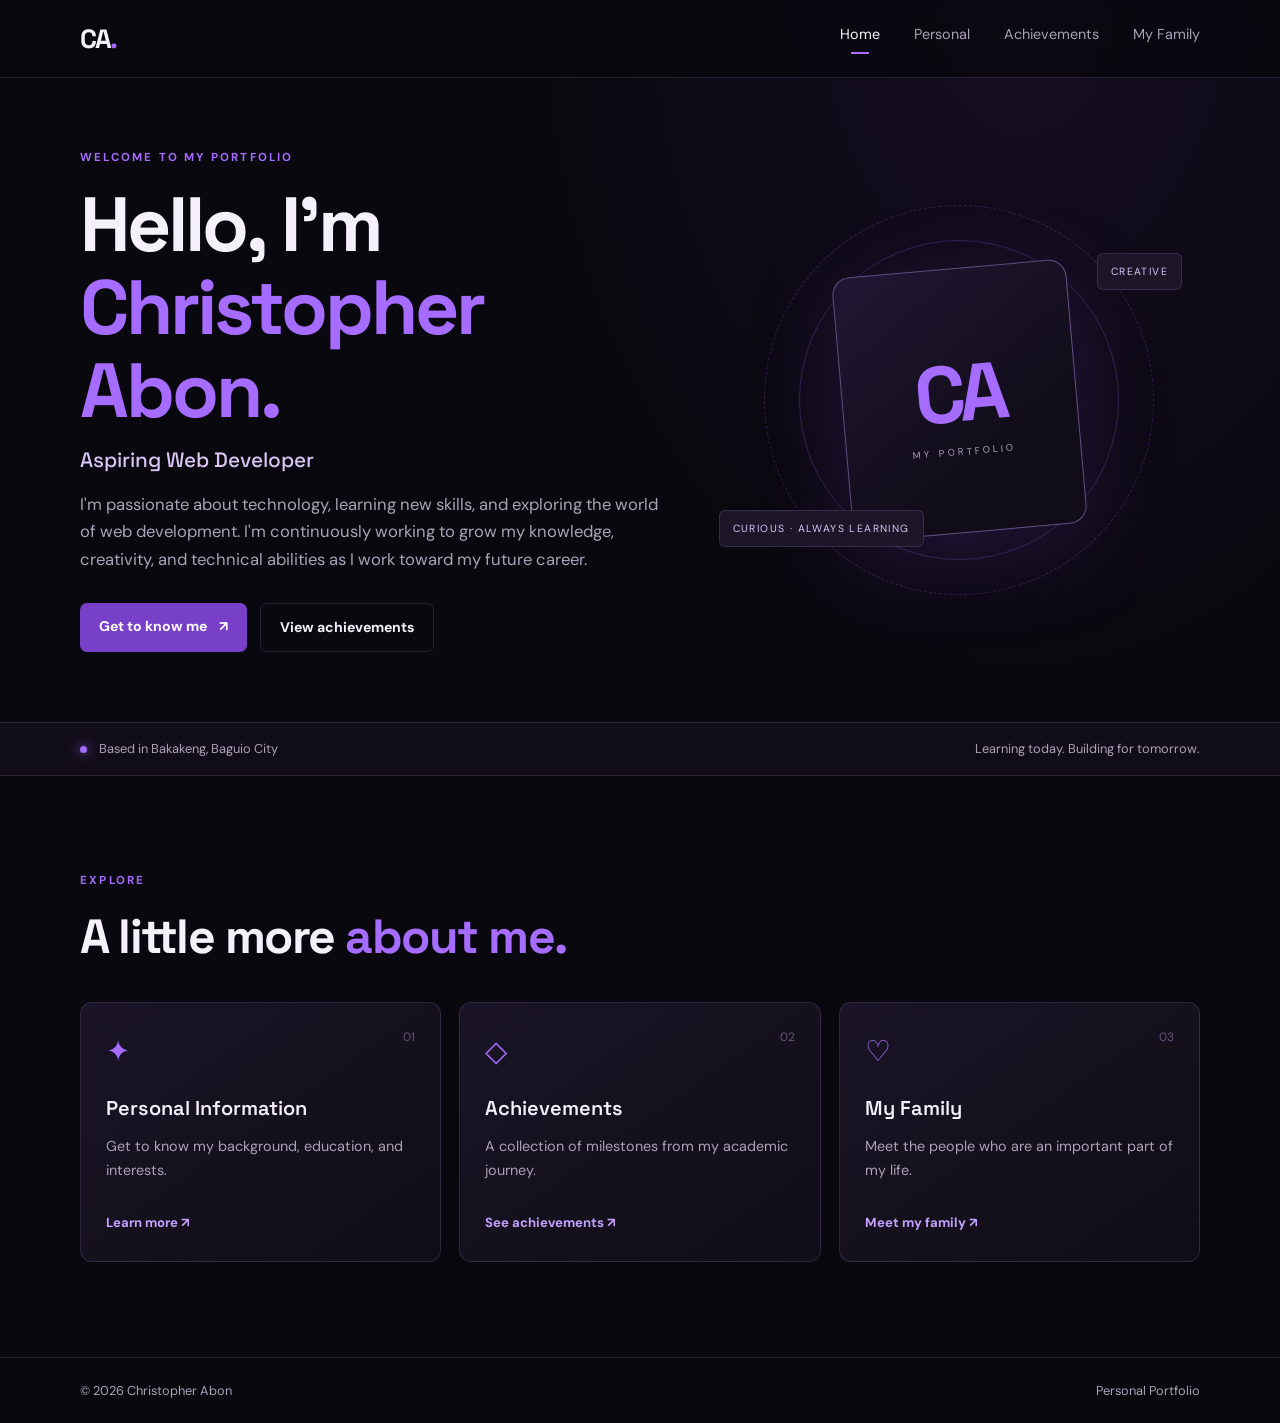
<file: index.html>
<!DOCTYPE html>
<html lang="en">
<head>
  <meta charset="UTF-8">
  <meta name="viewport" content="width=device-width, initial-scale=1.0">
  <meta name="description" content="Christopher Abon's personal portfolio and journey as an aspiring web developer.">
  <title>Christopher Abon | Portfolio</title>
  <link rel="stylesheet" href="style.css">
  <script src="script.js" defer></script>
</head>
<body>
  <header class="site-header">
    <a class="logo" href="index.html">CA<span>.</span></a>
    <button class="menu-toggle" aria-label="Toggle navigation" aria-expanded="false">☰</button>
    <nav class="navigation" aria-label="Main navigation">
      <a class="active" href="index.html">Home</a>
      <a href="personal.html">Personal</a>
      <a href="achievements.html">Achievements</a>
      <a href="family.html">My Family</a>
    </nav>
  </header>

  <main>
    <section class="hero container">
      <div class="hero-content reveal">
        <p class="eyebrow">WELCOME TO MY PORTFOLIO</p>
        <h1>Hello, I'm <span>Christopher Abon.</span></h1>
        <h2>Aspiring Web Developer</h2>
        <p class="lead">I'm passionate about technology, learning new skills, and exploring the world of web development. I'm continuously working to grow my knowledge, creativity, and technical abilities as I work toward my future career.</p>
        <div class="button-group">
          <a class="button primary" href="personal.html">Get to know me <span>↗</span></a>
          <a class="button secondary" href="achievements.html">View achievements</a>
        </div>
      </div>
      <div class="hero-art reveal" aria-label="Decorative profile graphic">
        <div class="orbit orbit-one"></div><div class="orbit orbit-two"></div>
        <div class="initials-card"><span>CA</span><small>MY PORTFOLIO</small></div>
        <span class="floating-tag tag-top">CREATIVE</span>
        <span class="floating-tag tag-bottom">CURIOUS · ALWAYS LEARNING</span>
      </div>
    </section>
    <section class="intro-strip">
      <div class="container strip-inner">
        <p><span class="dot"></span> Based in Bakakeng, Baguio City</p>
        <p>Learning today. Building for tomorrow.</p>
      </div>
    </section>
    <section class="container section-block reveal">
      <p class="eyebrow">EXPLORE</p>
      <h2 class="section-title">A little more <span>about me.</span></h2>
      <div class="feature-grid">
        <a class="feature-card" href="personal.html"><span class="card-number">01</span><span class="feature-icon">✦</span><h3>Personal Information</h3><p>Get to know my background, education, and interests.</p><span class="card-link">Learn more ↗</span></a>
        <a class="feature-card" href="achievements.html"><span class="card-number">02</span><span class="feature-icon">◇</span><h3>Achievements</h3><p>A collection of milestones from my academic journey.</p><span class="card-link">See achievements ↗</span></a>
        <a class="feature-card" href="family.html"><span class="card-number">03</span><span class="feature-icon">♡</span><h3>My Family</h3><p>Meet the people who are an important part of my life.</p><span class="card-link">Meet my family ↗</span></a>
      </div>
    </section>
  </main>
  <footer class="site-footer"><div class="container footer-inner"><p>© <span class="year"></span> Christopher Abon</p><p>Personal Portfolio</p></div></footer>
</body>
</html>
</file>
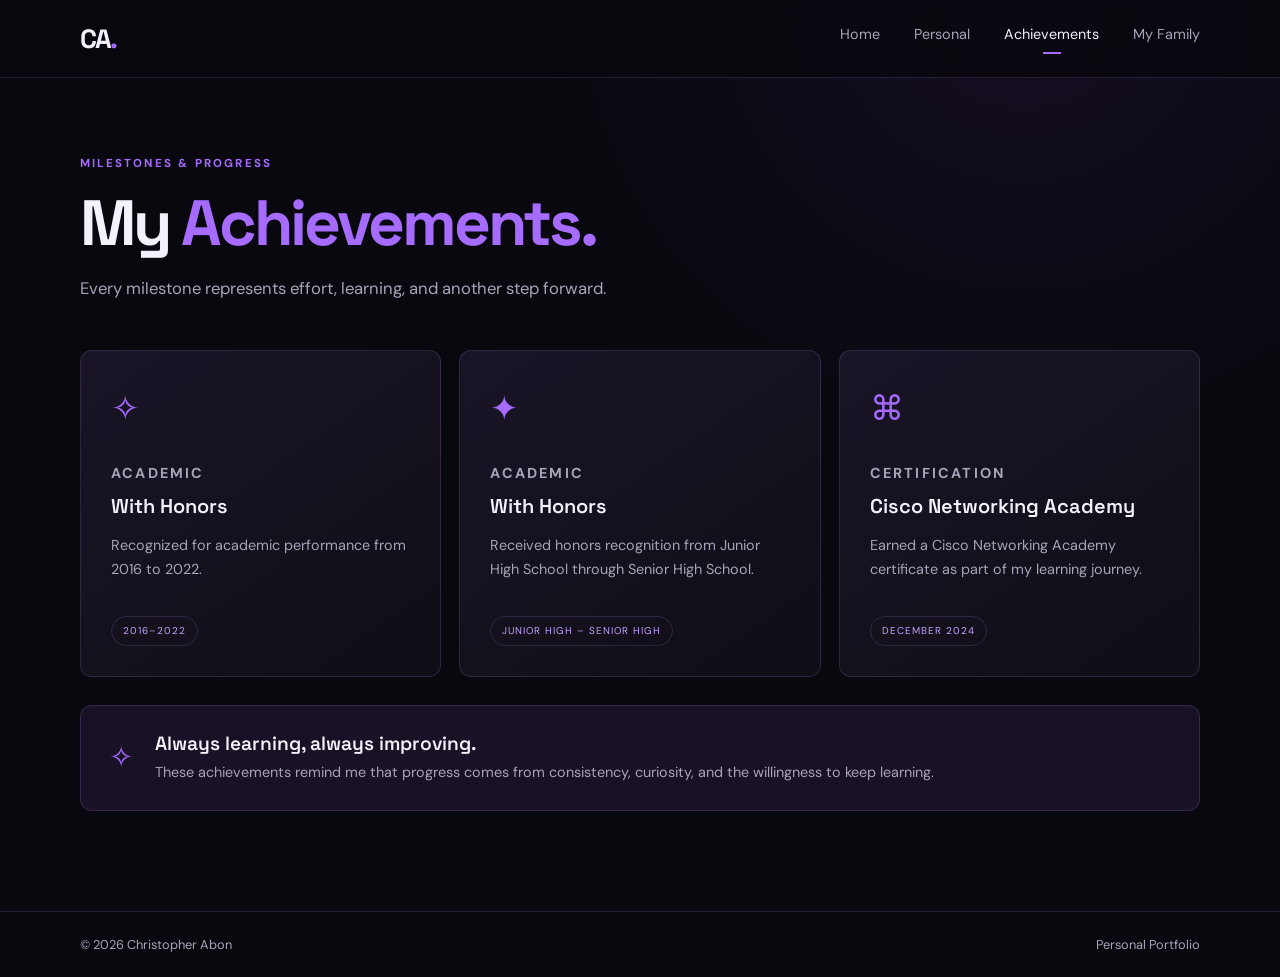
<file: achievements.html>
<!DOCTYPE html>
<html lang="en">
<head>
  <meta charset="UTF-8"><meta name="viewport" content="width=device-width, initial-scale=1.0">
  <title>Achievements | Christopher Abon</title>
  <link rel="stylesheet" href="style.css"><script src="script.js" defer></script>
</head>
<body>
  <header class="site-header"><a class="logo" href="index.html">CA<span>.</span></a><button class="menu-toggle" aria-label="Toggle navigation" aria-expanded="false">☰</button><nav class="navigation" aria-label="Main navigation"><a href="index.html">Home</a><a href="personal.html">Personal</a><a class="active" href="achievements.html">Achievements</a><a href="family.html">My Family</a></nav></header>
  <main class="container page-main">
    <section class="page-heading reveal"><p class="eyebrow">MILESTONES & PROGRESS</p><h1>My <span>Achievements.</span></h1><p class="lead">Every milestone represents effort, learning, and another step forward.</p></section>
    <section class="achievement-grid">
      <article class="achievement-card reveal"><div class="achievement-symbol">✧</div><p class="eyebrow">ACADEMIC</p><h2>With Honors</h2><p>Recognized for academic performance from 2016 to 2022.</p><span class="achievement-label">2016–2022</span></article>
      <article class="achievement-card reveal"><div class="achievement-symbol">✦</div><p class="eyebrow">ACADEMIC</p><h2>With Honors</h2><p>Received honors recognition from Junior High School through Senior High School.</p><span class="achievement-label">JUNIOR HIGH – SENIOR HIGH</span></article>
      <article class="achievement-card reveal"><div class="achievement-symbol">⌘</div><p class="eyebrow">CERTIFICATION</p><h2>Cisco Networking Academy</h2><p>Earned a Cisco Networking Academy certificate as part of my learning journey.</p><span class="achievement-label">DECEMBER 2024</span></article>
    </section>
    <section class="note-panel reveal"><span class="feature-icon">✧</span><div><h2>Always learning, always improving.</h2><p>These achievements remind me that progress comes from consistency, curiosity, and the willingness to keep learning.</p></div></section>
  </main>
  <footer class="site-footer"><div class="container footer-inner"><p>© <span class="year"></span> Christopher Abon</p><p>Personal Portfolio</p></div></footer>
</body>
</html>
</file>
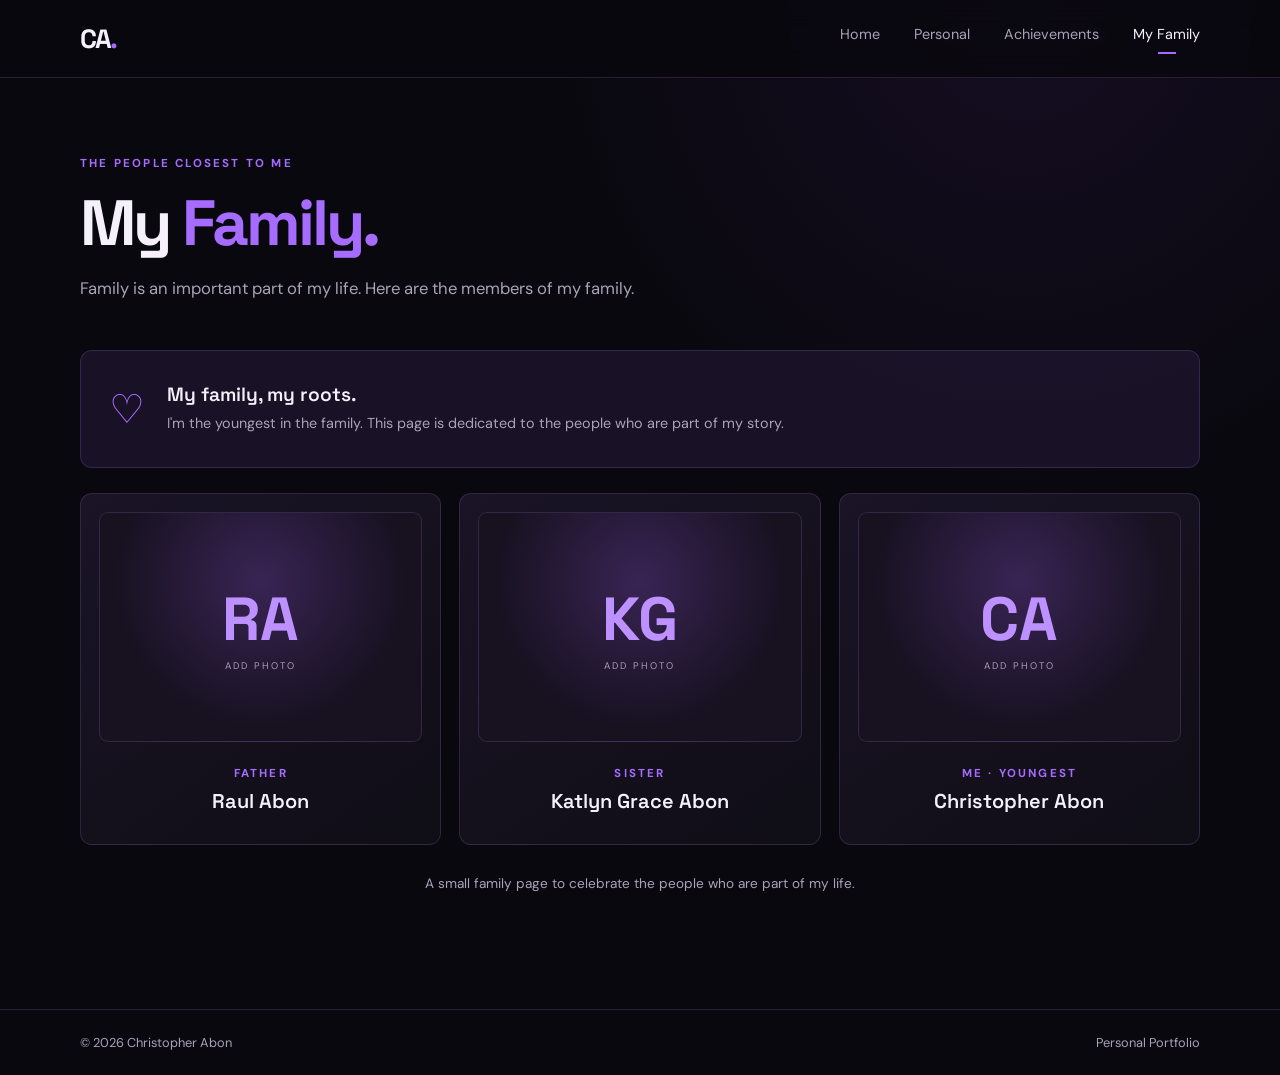
<file: family.html>
<!DOCTYPE html>
<html lang="en">
<head>
  <meta charset="UTF-8"><meta name="viewport" content="width=device-width, initial-scale=1.0">
  <title>My Family | Christopher Abon</title>
  <link rel="stylesheet" href="style.css"><script src="script.js" defer></script>
</head>
<body>
  <header class="site-header"><a class="logo" href="index.html">CA<span>.</span></a><button class="menu-toggle" aria-label="Toggle navigation" aria-expanded="false">☰</button><nav class="navigation" aria-label="Main navigation"><a href="index.html">Home</a><a href="personal.html">Personal</a><a href="achievements.html">Achievements</a><a class="active" href="family.html">My Family</a></nav></header>
  <main class="container page-main">
    <section class="page-heading reveal"><p class="eyebrow">THE PEOPLE CLOSEST TO ME</p><h1>My <span>Family.</span></h1><p class="lead">Family is an important part of my life. Here are the members of my family.</p></section>
    <section class="family-intro reveal"><div class="family-heart">♡</div><div><h2>My family, my roots.</h2><p>I'm the youngest in the family. This page is dedicated to the people who are part of my story.</p></div></section>
    <section class="family-grid">
      <article class="family-card reveal"><div class="family-photo-placeholder"><span>RA</span><small>ADD PHOTO</small></div><p class="eyebrow">FATHER</p><h2>Raul Abon</h2></article>
      <article class="family-card reveal"><div class="family-photo-placeholder"><span>KG</span><small>ADD PHOTO</small></div><p class="eyebrow">SISTER</p><h2>Katlyn Grace Abon</h2></article>
      <article class="family-card reveal"><div class="family-photo-placeholder"><span>CA</span><small>ADD PHOTO</small></div><p class="eyebrow">ME · YOUNGEST</p><h2>Christopher Abon</h2></article>
    </section>
    <p class="family-caption reveal">A small family page to celebrate the people who are part of my life.</p>
  </main>
  <footer class="site-footer"><div class="container footer-inner"><p>© <span class="year"></span> Christopher Abon</p><p>Personal Portfolio</p></div></footer>
</body>
</html>
</file>
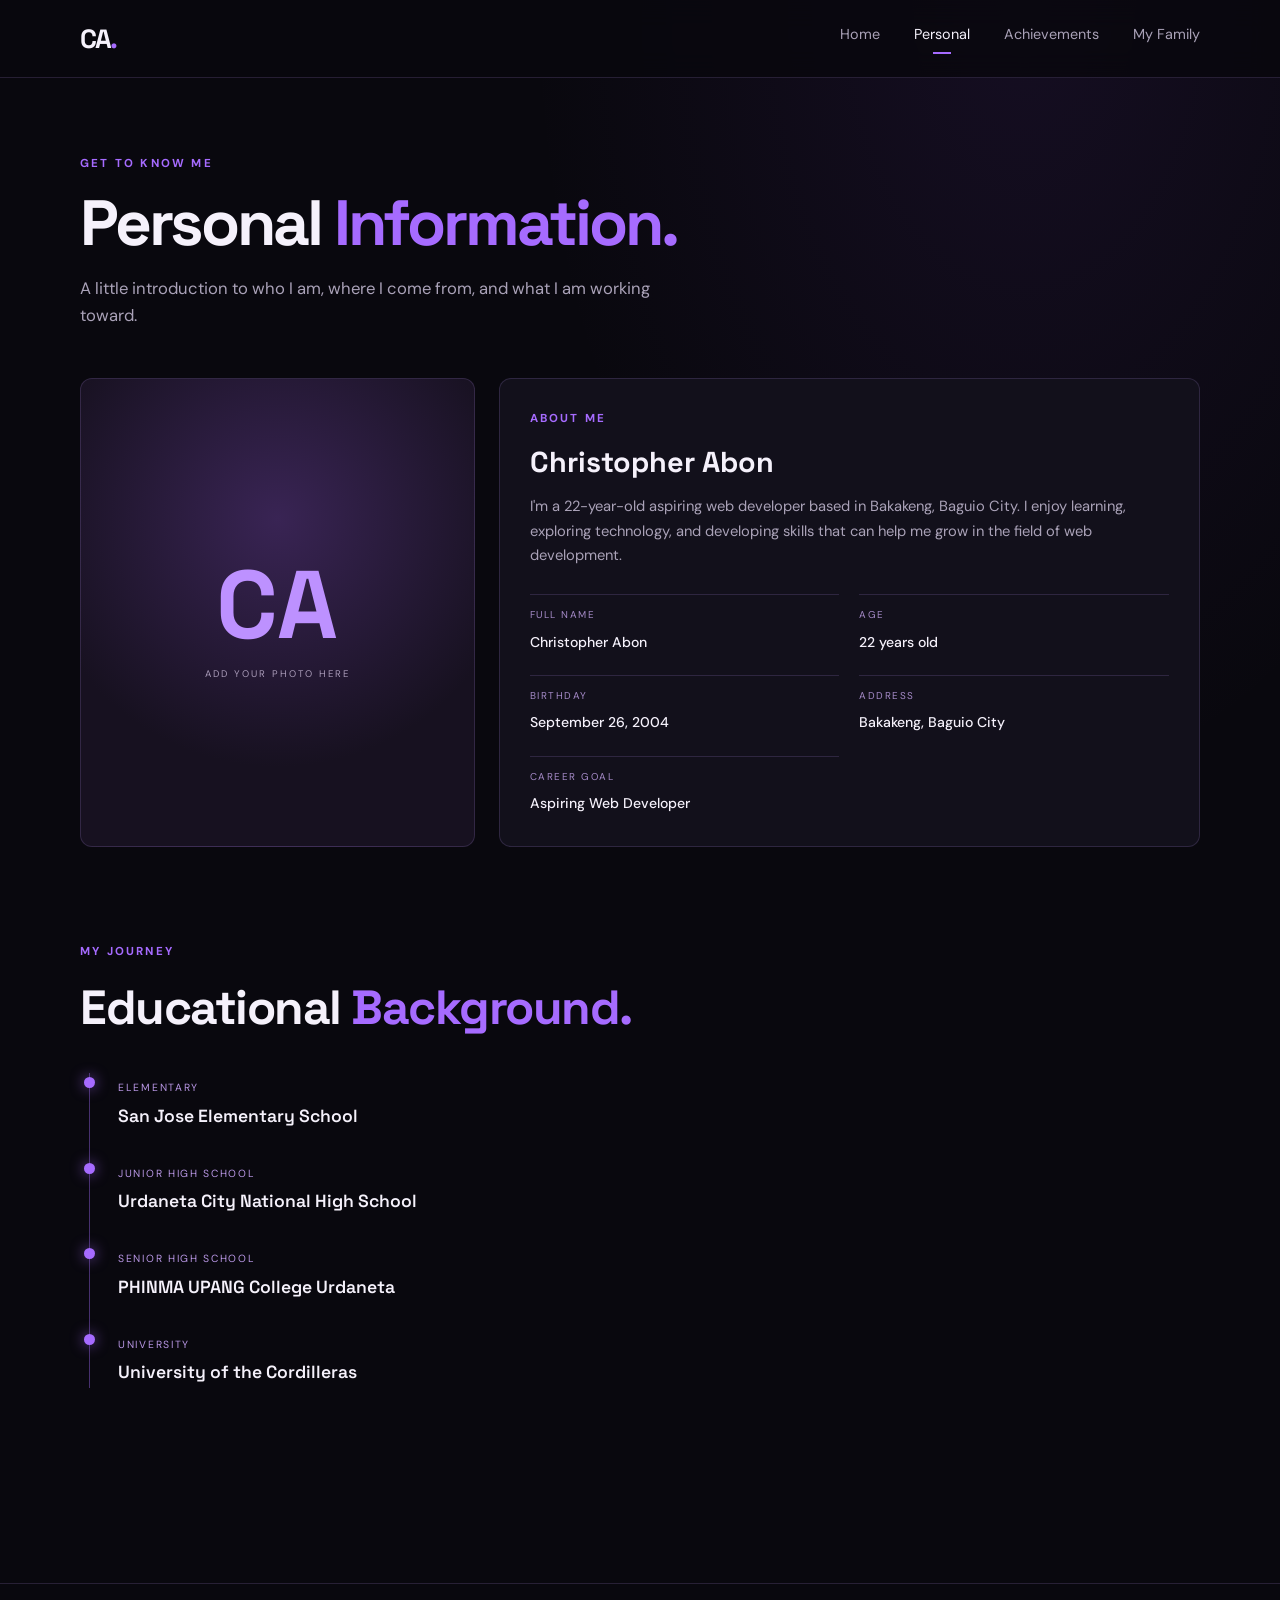
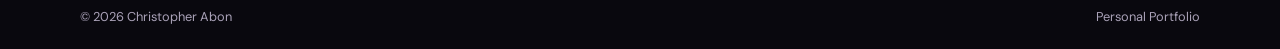
<file: personal.html>
<!DOCTYPE html>
<html lang="en">
<head>
  <meta charset="UTF-8"><meta name="viewport" content="width=device-width, initial-scale=1.0">
  <title>Personal Information | Christopher Abon</title>
  <link rel="stylesheet" href="style.css"><script src="script.js" defer></script>
</head>
<body>
  <header class="site-header"><a class="logo" href="index.html">CA<span>.</span></a><button class="menu-toggle" aria-label="Toggle navigation" aria-expanded="false">☰</button><nav class="navigation" aria-label="Main navigation"><a href="index.html">Home</a><a class="active" href="personal.html">Personal</a><a href="achievements.html">Achievements</a><a href="family.html">My Family</a></nav></header>
  <main class="container page-main">
    <section class="page-heading reveal"><p class="eyebrow">GET TO KNOW ME</p><h1>Personal <span>Information.</span></h1><p class="lead">A little introduction to who I am, where I come from, and what I am working toward.</p></section>
    <section class="profile-layout">
      <div class="profile-placeholder reveal"><span>CA</span><small>ADD YOUR PHOTO HERE</small></div>
      <div class="info-panel reveal"><p class="eyebrow">ABOUT ME</p><h2>Christopher Abon</h2><p>I'm a 22-year-old aspiring web developer based in Bakakeng, Baguio City. I enjoy learning, exploring technology, and developing skills that can help me grow in the field of web development.</p>
        <div class="info-grid">
          <div class="info-item"><small>FULL NAME</small><strong>Christopher Abon</strong></div>
          <div class="info-item"><small>AGE</small><strong>22 years old</strong></div>
          <div class="info-item"><small>BIRTHDAY</small><strong>September 26, 2004</strong></div>
          <div class="info-item"><small>ADDRESS</small><strong>Bakakeng, Baguio City</strong></div>
          <div class="info-item"><small>CAREER GOAL</small><strong>Aspiring Web Developer</strong></div>
        </div>
      </div>
    </section>
    <section class="section-block reveal"><p class="eyebrow">MY JOURNEY</p><h2 class="section-title">Educational <span>Background.</span></h2>
      <div class="timeline">
        <article class="timeline-item"><span class="timeline-dot"></span><small>ELEMENTARY</small><h3>San Jose Elementary School</h3></article>
        <article class="timeline-item"><span class="timeline-dot"></span><small>JUNIOR HIGH SCHOOL</small><h3>Urdaneta City National High School</h3></article>
        <article class="timeline-item"><span class="timeline-dot"></span><small>SENIOR HIGH SCHOOL</small><h3>PHINMA UPANG College Urdaneta</h3></article>
        <article class="timeline-item"><span class="timeline-dot"></span><small>UNIVERSITY</small><h3>University of the Cordilleras</h3></article>
      </div>
    </section>
  </main>
  <footer class="site-footer"><div class="container footer-inner"><p>© <span class="year"></span> Christopher Abon</p><p>Personal Portfolio</p></div></footer>
</body>
</html>
</file>
<file: style.css>
@import url('https://fonts.googleapis.com/css2?family=DM+Sans:wght@400;500;600;700&family=Space+Grotesk:wght@400;500;600;700&display=swap');
:root{--bg:#09080e;--surface:#12101b;--surface2:#191525;--text:#f5f1fb;--muted:#aaa2b8;--purple:#a66bff;--purple2:#7840c9;--line:rgba(190,155,255,.16);--max:1120px}
*{box-sizing:border-box}html{scroll-behavior:smooth}body{margin:0;background:radial-gradient(ellipse at 80% 0%,rgba(104,53,170,.13),transparent 34%),var(--bg);color:var(--text);font-family:'DM Sans',sans-serif;line-height:1.65}a{color:inherit;text-decoration:none}.container{width:min(var(--max),calc(100% - 48px));margin-inline:auto}.site-header{height:78px;padding:0 max(24px,calc((100% - var(--max))/2));display:flex;align-items:center;justify-content:space-between;border-bottom:1px solid var(--line);background:rgba(9,8,14,.84);backdrop-filter:blur(14px);position:sticky;top:0;z-index:10}.logo{font:700 1.65rem 'Space Grotesk',sans-serif;letter-spacing:-2px}.logo span,.eyebrow,.page-heading h1 span,.hero h1 span,.section-title span{color:var(--purple)}.navigation{display:flex;gap:34px}.navigation a{font-size:.9rem;color:var(--muted);transition:color .25s}.navigation a:hover,.navigation a.active{color:var(--text)}.navigation a.active:after{content:'';display:block;width:18px;height:2px;background:var(--purple);margin:5px auto 0}.menu-toggle{display:none;background:none;color:var(--text);border:0;font-size:1.5rem}.hero{min-height:600px;display:grid;grid-template-columns:1.1fr .9fr;align-items:center;gap:50px;padding-block:70px}.eyebrow{font-size:.72rem;letter-spacing:2.2px;font-weight:700;margin:0 0 16px}.hero h1,.page-heading h1{font:700 clamp(2.8rem,6vw,5rem)/1.08 'Space Grotesk',sans-serif;letter-spacing:-3px;margin:0 0 15px}.hero h2{font:500 1.3rem 'Space Grotesk',sans-serif;color:#d8c6f5;margin:0 0 18px}.lead{color:var(--muted);font-size:1.04rem;max-width:590px}.button-group{display:flex;gap:13px;flex-wrap:wrap;margin-top:30px}.button{padding:12px 19px;border-radius:7px;font-size:.88rem;font-weight:700;transition:transform .25s,background .25s,border-color .25s}.button:hover{transform:translateY(-3px)}.button.primary{background:var(--purple2);color:white}.button.primary:hover{background:#9255e8}.button.primary span{margin-left:9px}.button.secondary{border:1px solid var(--line);color:var(--text)}.button.secondary:hover{border-color:var(--purple)}.hero-art{height:390px;position:relative;display:grid;place-items:center}.initials-card{width:235px;height:265px;border:1px solid rgba(190,155,255,.45);border-radius:18px;background:linear-gradient(145deg,#211633,#100d18 70%);box-shadow:0 25px 90px rgba(115,57,190,.22);display:flex;flex-direction:column;align-items:center;justify-content:center;transform:rotate(-5deg);z-index:1}.initials-card span{font:700 5rem 'Space Grotesk';color:var(--purple);letter-spacing:-7px}.initials-card small{letter-spacing:3px;color:var(--muted);font-size:.6rem}.orbit{position:absolute;border:1px solid rgba(166,107,255,.24);border-radius:50%;width:320px;height:320px}.orbit-two{width:390px;height:390px;border-style:dashed;animation:spin 32s linear infinite}.floating-tag{position:absolute;background:#1c1628;border:1px solid var(--line);border-radius:6px;padding:9px 13px;color:#d8c6f5;font-size:.65rem;letter-spacing:1.4px;z-index:2}.tag-top{top:48px;right:18px}.tag-bottom{bottom:48px;left:0}.intro-strip{border-block:1px solid var(--line);background:rgba(20,16,29,.7)}.strip-inner,.footer-inner{display:flex;justify-content:space-between;align-items:center;gap:20px}.strip-inner{padding-block:15px}.strip-inner p,.footer-inner p{font-size:.8rem;color:var(--muted);margin:0}.dot{display:inline-block;width:7px;height:7px;border-radius:50%;background:#a66bff;margin-right:9px;box-shadow:0 0 12px var(--purple)}.section-block{padding-block:95px}.section-title{font:700 clamp(2rem,4vw,3rem) 'Space Grotesk';letter-spacing:-1.5px;margin:0 0 35px}.feature-grid,.achievement-grid,.family-grid{display:grid;grid-template-columns:repeat(3,1fr);gap:18px}.feature-card,.achievement-card,.family-card{background:linear-gradient(145deg,rgba(28,22,40,.92),rgba(16,14,23,.95));border:1px solid var(--line);border-radius:12px;padding:25px;transition:transform .3s,border-color .3s,box-shadow .3s}.feature-card:hover,.achievement-card:hover,.family-card:hover{transform:translateY(-6px);border-color:rgba(166,107,255,.55);box-shadow:0 15px 40px rgba(0,0,0,.2)}.card-number{float:right;color:#65547b;font-size:.75rem}.feature-icon,.achievement-symbol{font-size:1.8rem;color:var(--purple)}.feature-card h3,.achievement-card h2,.family-card h2{font:600 1.25rem 'Space Grotesk';margin:20px 0 8px}.feature-card p,.achievement-card p,.note-panel p,.family-intro p{font-size:.9rem;color:var(--muted)}.card-link{display:inline-block;margin-top:15px;color:#c5a2ff;font-size:.82rem;font-weight:700}.site-footer{border-top:1px solid var(--line);padding:22px 0}.page-main{padding-block:76px 100px}.page-heading{margin-bottom:48px}.page-heading h1{font-size:clamp(2.7rem,5vw,4.2rem)}.profile-layout{display:grid;grid-template-columns:.72fr 1.28fr;gap:24px;align-items:stretch}.profile-placeholder,.family-photo-placeholder{background:radial-gradient(circle at 50% 30%,#392454,#171120 65%);border:1px solid var(--line);border-radius:12px;min-height:340px;display:flex;flex-direction:column;align-items:center;justify-content:center}.profile-placeholder span{font:700 6rem 'Space Grotesk';color:#bd91ff}.profile-placeholder small,.family-photo-placeholder small{font-size:.6rem;letter-spacing:2px;color:#a99bb8}.info-panel{background:var(--surface);border:1px solid var(--line);border-radius:12px;padding:30px}.info-panel h2{font:700 1.8rem 'Space Grotesk';margin:0}.info-panel>p:not(.eyebrow){color:var(--muted);font-size:.92rem}.info-grid{display:grid;grid-template-columns:1fr 1fr;gap:20px;margin-top:27px}.info-item{border-top:1px solid var(--line);padding-top:12px}.info-item small{display:block;color:#a68bc9;font-size:.62rem;letter-spacing:1.5px;margin-bottom:5px}.info-item strong{font-size:.88rem;font-weight:500}.timeline{border-left:1px solid rgba(166,107,255,.4);margin-left:9px;padding-left:28px;display:grid;gap:27px}.timeline-item{position:relative}.timeline-dot{position:absolute;left:-34px;top:4px;width:11px;height:11px;border-radius:50%;background:var(--purple);box-shadow:0 0 14px rgba(166,107,255,.7)}.timeline-item small{font-size:.65rem;letter-spacing:1.7px;color:#b997e5}.timeline-item h3{font:600 1.1rem 'Space Grotesk';margin:5px 0}.achievement-card{min-height:280px;padding:30px}.achievement-symbol{font-size:2.1rem;margin-bottom:25px}.achievement-card .eyebrow{margin-bottom:5px}.achievement-card h2{margin:8px 0}.achievement-label{display:inline-block;margin-top:20px;border:1px solid var(--line);border-radius:30px;padding:6px 11px;font-size:.62rem;letter-spacing:1px;color:#c5a2ff}.note-panel,.family-intro{display:flex;align-items:center;gap:22px;margin-top:28px;padding:25px 28px;background:rgba(35,24,51,.65);border:1px solid var(--line);border-radius:12px}.note-panel h2,.family-intro h2{font:600 1.2rem 'Space Grotesk';margin:0}.note-panel p,.family-intro p{margin:5px 0 0}.family-heart{font-size:2.5rem;color:var(--purple)}.family-grid{margin-top:25px}.family-card{text-align:center;padding:18px}.family-photo-placeholder{min-height:230px;margin-bottom:22px;border-radius:9px}.family-photo-placeholder span{font:700 3.8rem 'Space Grotesk';color:#bd91ff}.family-card .eyebrow{margin-bottom:0}.family-card h2{margin:5px 0 12px}.family-caption{text-align:center;color:var(--muted);font-size:.85rem;margin-top:28px}.reveal{opacity:0;transform:translateY(22px);transition:opacity .7s ease,transform .7s ease}.reveal.visible{opacity:1;transform:translateY(0)}@keyframes spin{to{transform:rotate(360deg)}}
@media(max-width:760px){.site-header{height:68px}.menu-toggle{display:block}.navigation{display:none;position:absolute;top:68px;left:0;right:0;padding:20px 24px;background:#100d18;border-bottom:1px solid var(--line);flex-direction:column;gap:18px}.navigation.open{display:flex}.navigation a.active:after{display:none}.hero{grid-template-columns:1fr;gap:10px;padding-block:65px 45px}.hero-art{height:330px}.orbit{width:260px;height:260px}.orbit-two{width:310px;height:310px}.initials-card{width:190px;height:220px}.initials-card span{font-size:4rem}.tag-top{right:4%}.tag-bottom{left:2%}.strip-inner{align-items:flex-start;flex-direction:column;gap:5px}.section-block{padding-block:65px}.feature-grid,.achievement-grid,.family-grid{grid-template-columns:1fr}.profile-layout{grid-template-columns:1fr}.profile-placeholder{min-height:260px}.page-main{padding-block:55px 70px}.info-grid{grid-template-columns:1fr 1fr}.footer-inner{align-items:flex-start;flex-direction:column;gap:5px}}
@media(max-width:420px){.container{width:calc(100% - 34px)}.hero h1,.page-heading h1{letter-spacing:-2px}.info-grid{grid-template-columns:1fr}.button-group{flex-direction:column;align-items:stretch}.button{text-align:center}}
@media(prefers-reduced-motion:reduce){*,*::before,*::after{scroll-behavior:auto!important;animation-duration:.01ms!important;transition-duration:.01ms!important}.reveal{opacity:1;transform:none}}
</file>
